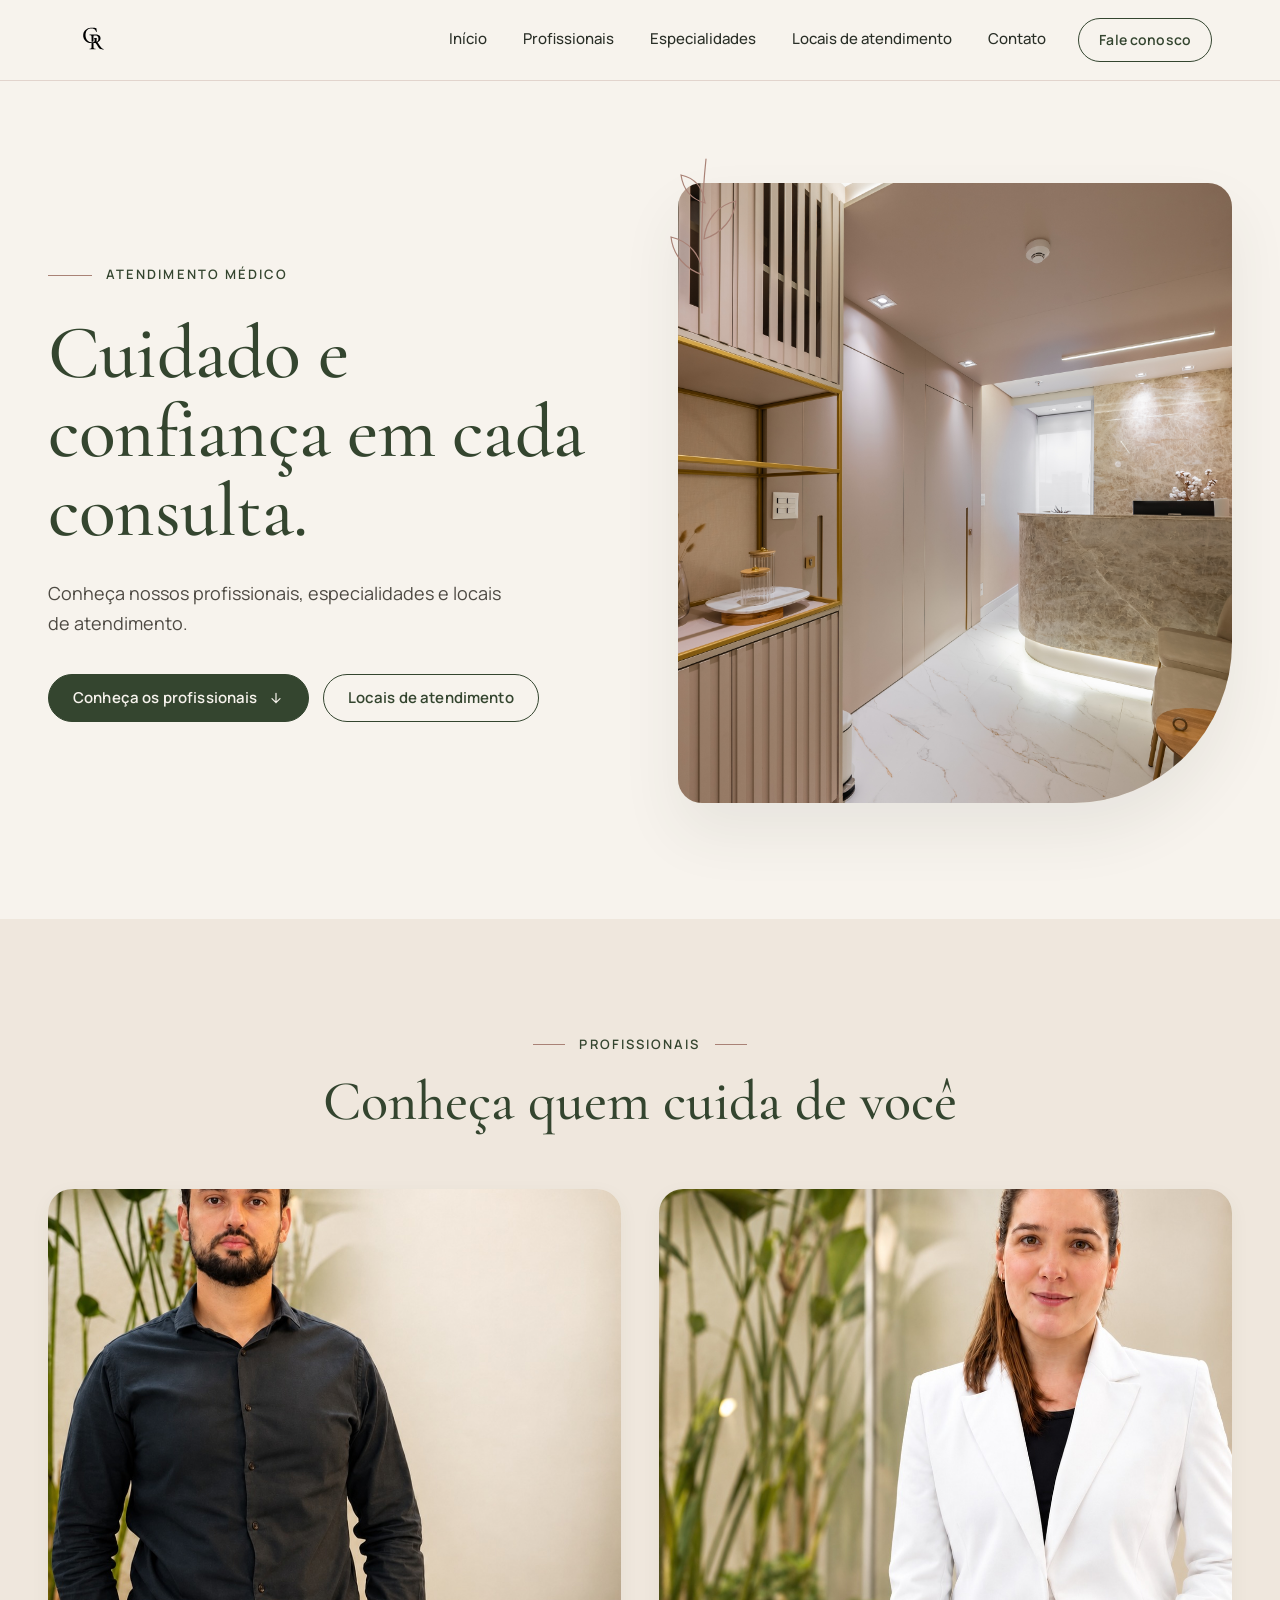
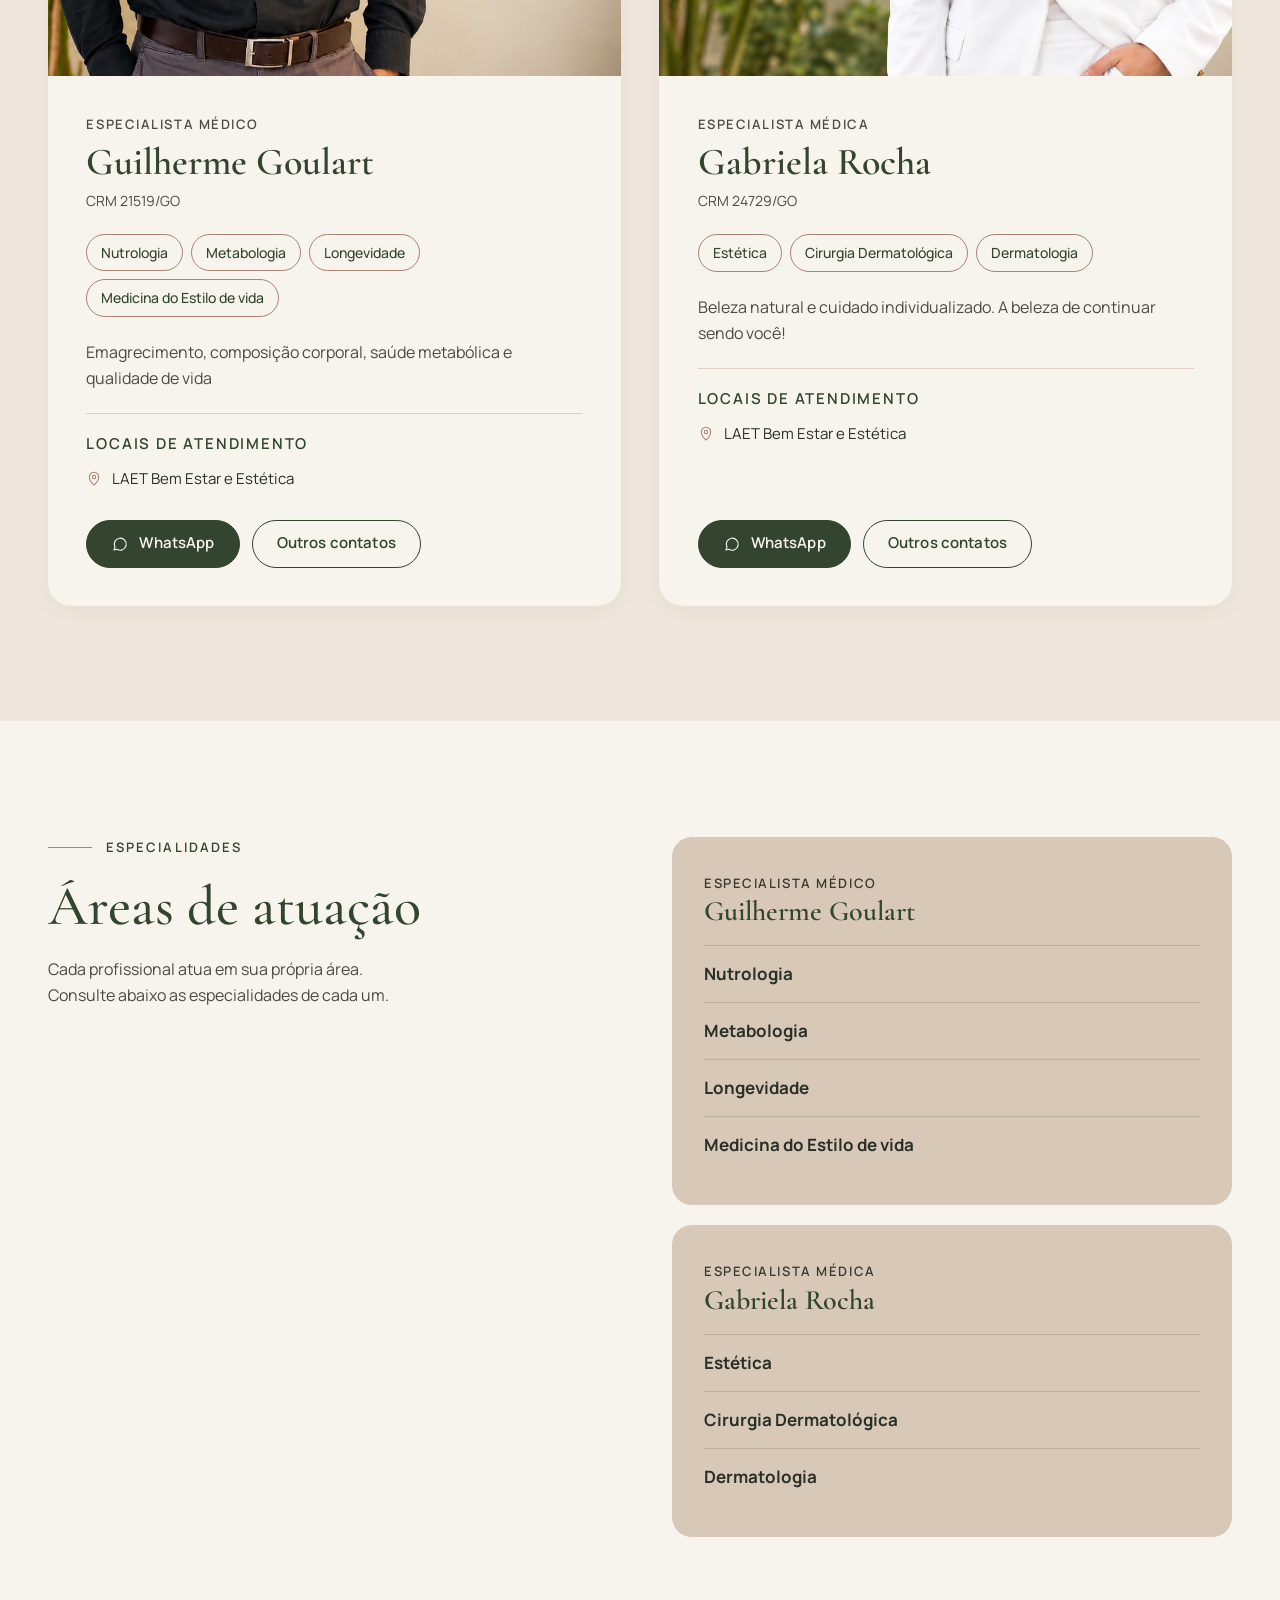
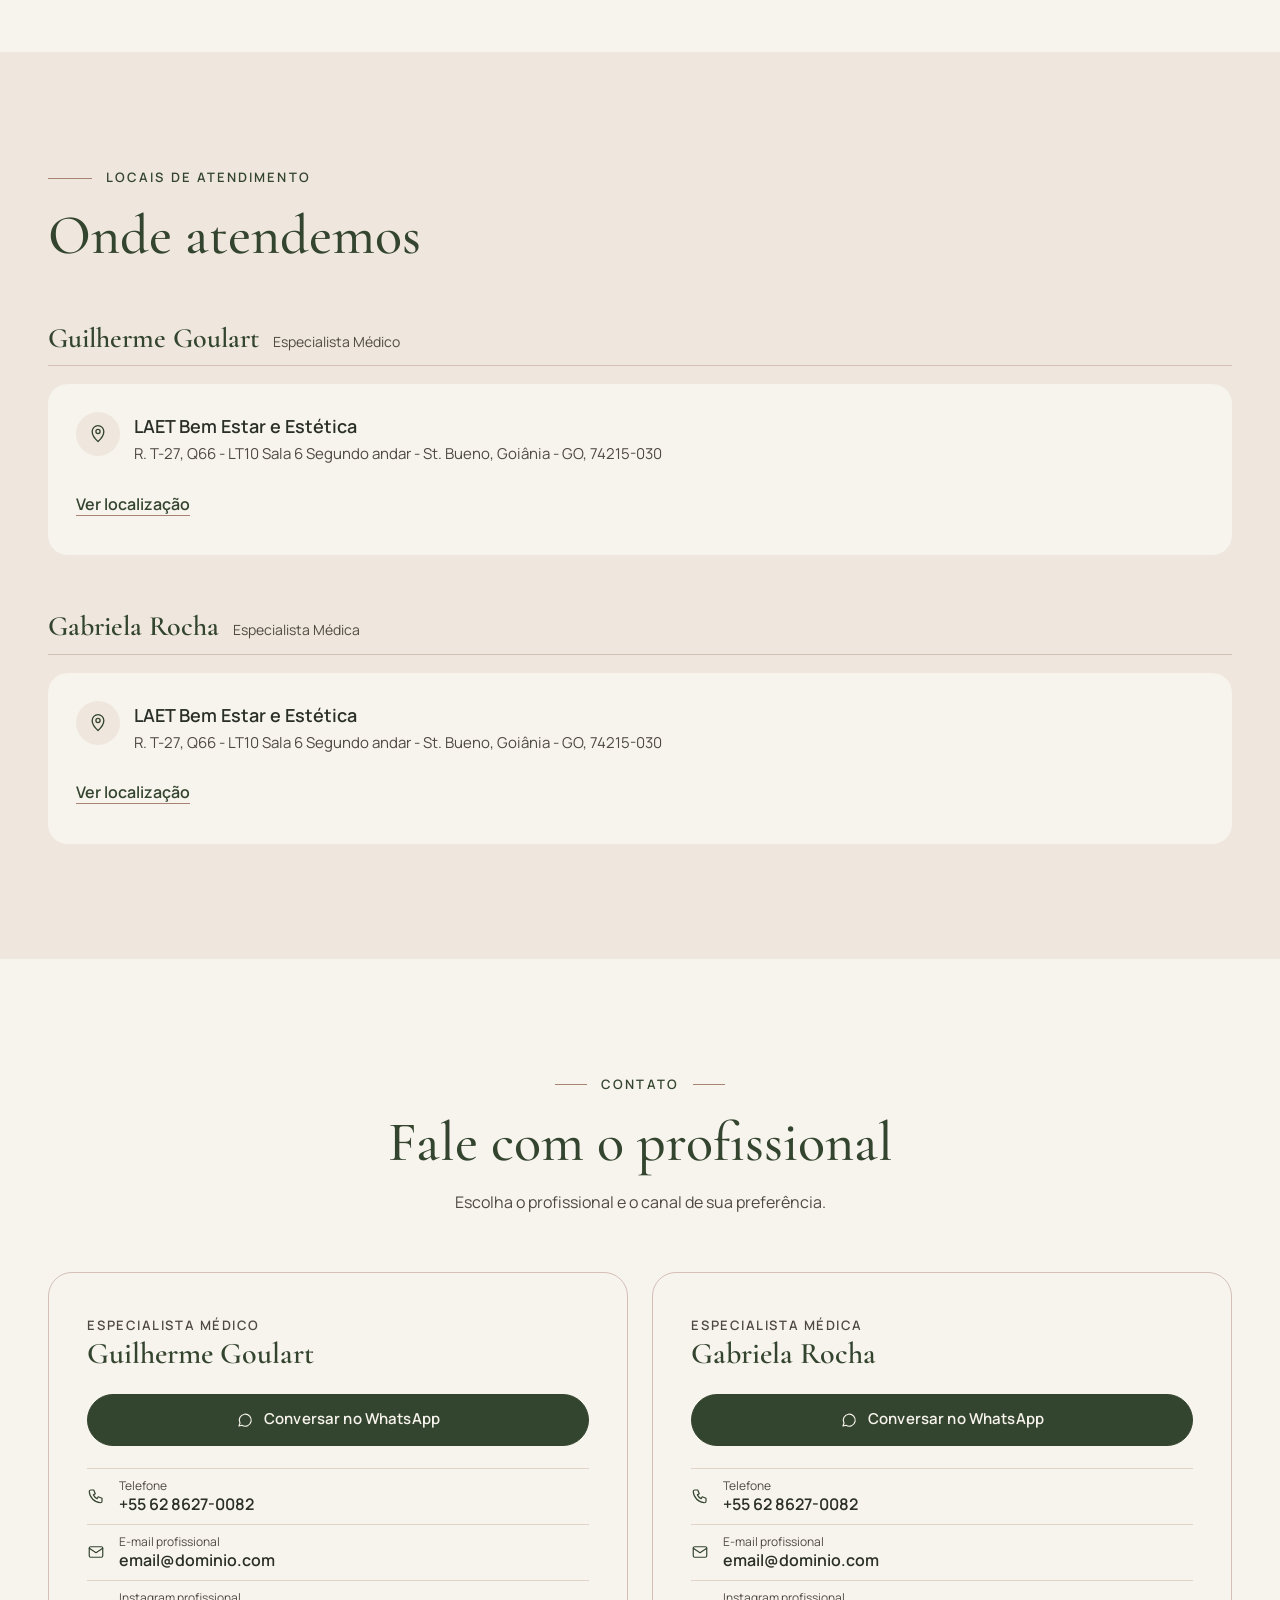
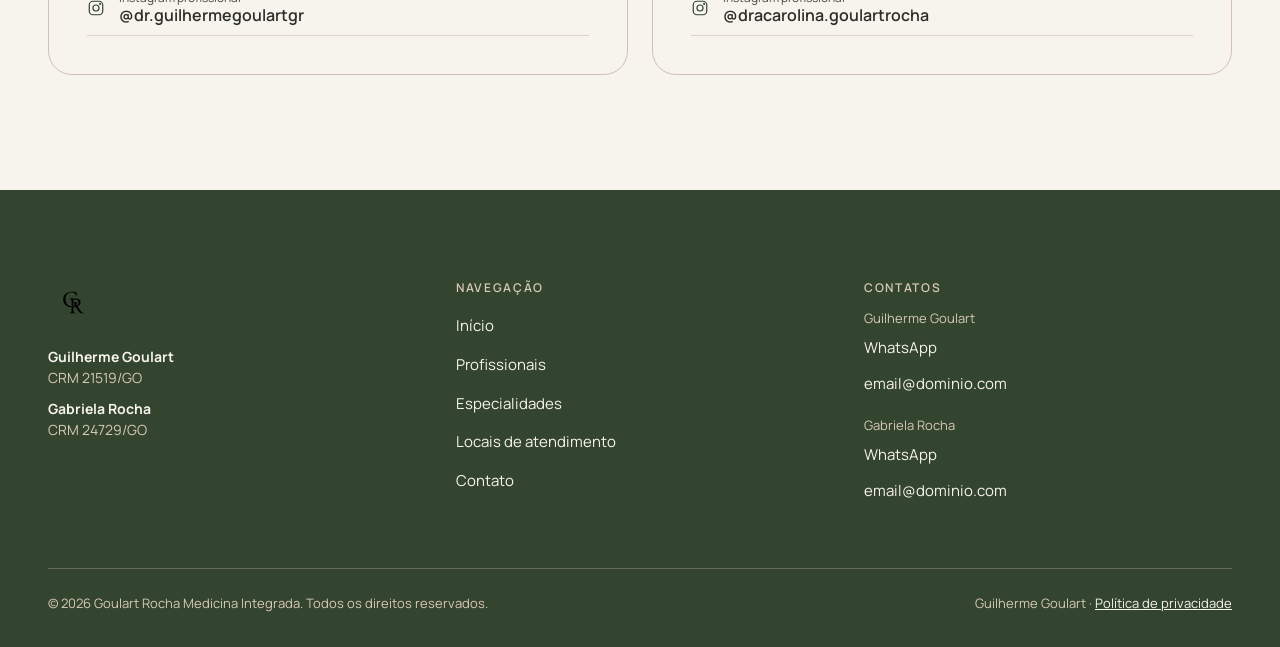
<file: site/index.html>
<!doctype html>
<html lang="pt-BR">
<head>
  <meta charset="utf-8">
  <meta name="viewport" content="width=device-width, initial-scale=1">
  <title> Goulart Rocha Medicina Integrada — Profissionais, especialidades e locais de atendimento</title>
  <meta name="description" content="Conheça nossos profissionais, especialidades e locais de atendimento.">
  <meta name="theme-color" content="#34452F">
  <link rel="preconnect" href="https://fonts.googleapis.com">
  <link rel="preconnect" href="https://fonts.gstatic.com" crossorigin>
  <link href="https://fonts.googleapis.com/css2?family=Cormorant+Garamond:wght@500;600&family=Manrope:wght@400;500;600&display=swap" rel="stylesheet">
  <link rel="stylesheet" href="assets/css/styles.css">
</head>
<body>
  <a class="skip-link" href="#conteudo">Pular para o conteúdo</a>

  <!-- A — Cabeçalho -->
  <header class="header">
    <div class="container header__inner">
      <a class="header__logo" href="#inicio" aria-label="Início" data-logo></a>
      <nav class="nav" aria-label="Navegação principal">
        <a class="nav__link" href="#inicio">Início</a>
        <a class="nav__link" href="#profissionais">Profissionais</a>
        <a class="nav__link" href="#especialidades">Especialidades</a>
        <a class="nav__link" href="#locais">Locais de atendimento</a>
        <a class="nav__link" href="#contato">Contato</a>
        <a class="btn btn--contorno btn--sm" href="contato.html">Fale conosco</a>
      </nav>
      <button class="nav-toggle" type="button" aria-label="Abrir menu" aria-expanded="false" aria-controls="menu-mobile">
        <svg width="20" height="20" viewBox="0 0 24 24" fill="none" stroke="currentColor" stroke-width="1.6" stroke-linecap="round" aria-hidden="true"><path d="M4 7h16M4 12h16M4 17h16"/></svg>
      </button>
    </div>
    <nav class="nav-mobile" id="menu-mobile" aria-label="Navegação principal (celular)">
      <a class="nav__link" href="#inicio">Início</a>
      <a class="nav__link" href="#profissionais">Profissionais</a>
      <a class="nav__link" href="#especialidades">Especialidades</a>
      <a class="nav__link" href="#locais">Locais de atendimento</a>
      <a class="nav__link" href="#contato">Contato</a>
      <a class="btn btn--primario" href="contato.html">Fale conosco</a>
    </nav>
  </header>

  <main id="conteudo">
    <!-- B — Apresentação principal -->
    <section class="hero" id="inicio">
      <div class="container hero__grid">
        <div class="hero__texto">
          <span class="eyebrow">Atendimento médico</span>
          <h1 class="hero__titulo">Cuidado e confiança em cada consulta.</h1>
          <p class="hero__sub">Conheça nossos profissionais, especialidades e locais de atendimento.</p>
          <div class="hero__acoes">
            <a class="btn btn--primario" href="#profissionais">Conheça os profissionais
              <svg width="16" height="16" viewBox="0 0 24 24" fill="none" stroke="currentColor" stroke-width="1.8" stroke-linecap="round" stroke-linejoin="round" aria-hidden="true"><path d="M12 5v14M6 13l6 6 6-6"/></svg>
            </a>
            <a class="btn btn--contorno" href="#locais">Locais de atendimento</a>
          </div>
        </div>
        <div class="hero__media">

          <div id="hero-foto"></div>
          <svg class="hero__ramo" aria-hidden="true" width="120" height="160" viewBox="0 0 120 160" fill="none" stroke="#A98276" stroke-width="1.2" stroke-linecap="round"><path d="M60 158C60 110 58 60 64 4"/><path d="M61 120c-18-6-30-20-32-38 18 4 30 18 32 38z"/><path d="M62 84c18-6 30-20 32-38-18 4-30 18-32 38z"/><path d="M63 48c-14-4-22-14-24-28 14 3 22 13 24 28z"/></svg>
        </div>
      </div>
    </section>

    <!-- C — Perfis dos profissionais -->
    <section class="section section--bege" id="profissionais">
      <div class="container">
        <div class="section-head section-head--centro">
          <span class="eyebrow eyebrow--centro">Profissionais</span>
          <h2 class="section-title">Conheça quem cuida de você</h2>
        </div>
        <div class="perfis" id="lista-perfis"></div>
      </div>
    </section>

    <!-- D — Especialidades -->
    <section class="section" id="especialidades">
      <div class="container esp__grid">
        <div class="esp__intro">
          <span class="eyebrow">Especialidades</span>
          <h2 class="section-title">Áreas de atuação</h2>
          <p class="section-lead">Cada profissional atua em sua própria área. Consulte abaixo as especialidades de cada um.</p>
        </div>
        <div class="esp__cards" id="lista-especialidades"></div>
      </div>
    </section>

    <!-- E — Locais de atendimento -->
    <section class="section section--bege" id="locais">
      <div class="container">
        <div class="section-head">
          <span class="eyebrow">Locais de atendimento</span>
          <h2 class="section-title">Onde atendemos</h2>
        </div>
        <div id="lista-locais"></div>
      </div>
    </section>

    <!-- F — Contato -->
    <section class="section" id="contato">
      <div class="container">
        <div class="section-head section-head--centro">
          <span class="eyebrow eyebrow--centro">Contato</span>
          <h2 class="section-title">Fale com o profissional</h2>
          <p class="section-lead">Escolha o profissional e o canal de sua preferência.</p>
        </div>
        <div class="contatos" id="lista-contatos"></div>
      </div>
    </section>
  </main>

  <!-- G — Rodapé -->
  <footer class="footer">
    <div class="container">
      <div class="footer__grid">
        <div class="footer__col footer__col--marca">
          <div data-logo-claro></div>
          <div id="footer-profissionais" class="footer__col" style="gap:10px"></div>
        </div>
        <nav class="footer__col" aria-label="Navegação do rodapé">
          <span class="footer__titulo">Navegação</span>
          <a class="footer__link" href="#inicio">Início</a>
          <a class="footer__link" href="#profissionais">Profissionais</a>
          <a class="footer__link" href="#especialidades">Especialidades</a>
          <a class="footer__link" href="#locais">Locais de atendimento</a>
          <a class="footer__link" href="#contato">Contato</a>
        </nav>
        <div class="footer__col" id="footer-contatos"></div>
      </div>
      <div class="footer__base">
        <span>© <span data-ano></span> <span data-marca></span>. Todos os direitos reservados.</span>
        <span><span data-rt></span> · <a href="#" data-privacidade>Política de privacidade</a></span>
      </div>
    </div>
  </footer>

  <script src="assets/js/dados.js"></script>
  <script src="assets/js/main.js"></script>
</body>
</html>
</file>
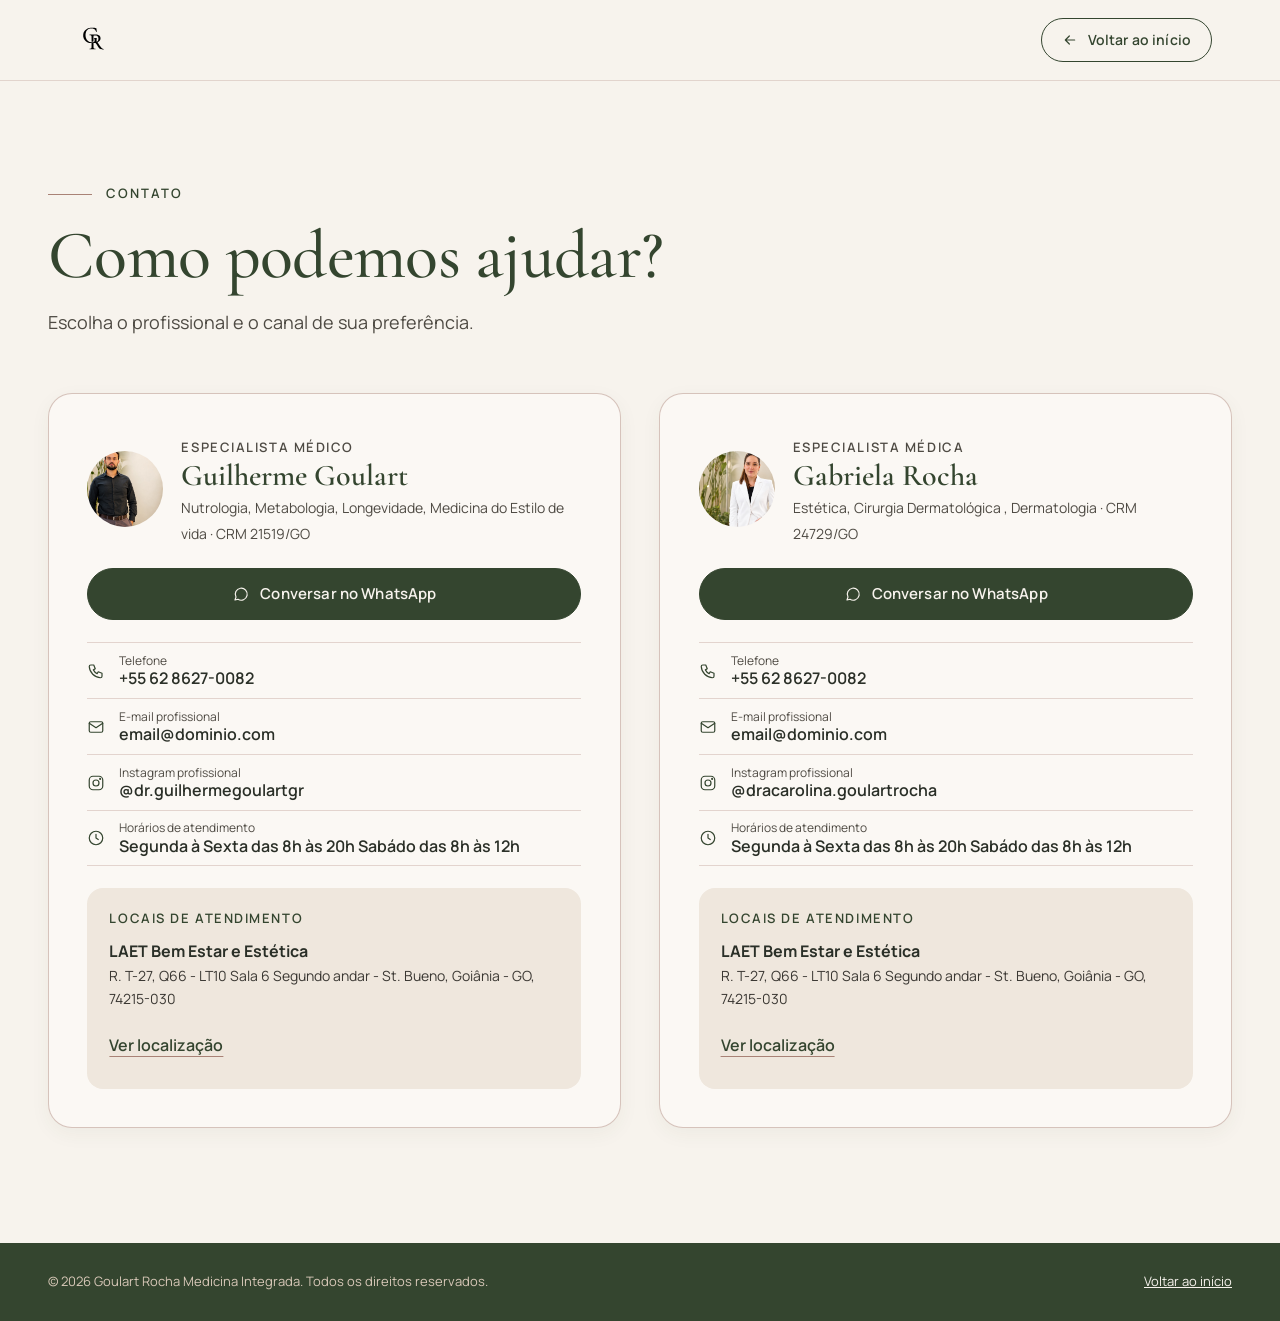
<file: site/contato.html>
<!doctype html>
<html lang="pt-BR">
<head>
  <meta charset="utf-8">
  <meta name="viewport" content="width=device-width, initial-scale=1">
  <title>Contato — [Nome da marca]</title>
  <meta name="description" content="Canais de contato e locais de atendimento dos profissionais.">
  <meta name="theme-color" content="#34452F">
  <link rel="preconnect" href="https://fonts.googleapis.com">
  <link rel="preconnect" href="https://fonts.gstatic.com" crossorigin>
  <link href="https://fonts.googleapis.com/css2?family=Cormorant+Garamond:wght@500;600&family=Manrope:wght@400;500;600&display=swap" rel="stylesheet">
  <link rel="stylesheet" href="assets/css/styles.css">
</head>
<body>
  <a class="skip-link" href="#conteudo">Pular para o conteúdo</a>

  <header class="header" style="position: static">
    <div class="container header__inner" style="flex-wrap: wrap">
      <a class="header__logo" href="index.html" aria-label="Voltar à página inicial" data-logo></a>
      <a class="btn btn--contorno btn--sm" href="index.html">
        <svg width="16" height="16" viewBox="0 0 24 24" fill="none" stroke="currentColor" stroke-width="1.8" stroke-linecap="round" stroke-linejoin="round" aria-hidden="true"><path d="M19 12H5M11 6l-6 6 6 6"/></svg>
        Voltar ao início
      </a>
    </div>
  </header>

  <main id="conteudo" class="hero">
    <div class="container">
      <div class="section-head" style="max-width: 640px">
        <span class="eyebrow">Contato</span>
        <h1 class="hero__titulo" style="font-size: clamp(42px, 5.4vw, 68px)">Como podemos ajudar?</h1>
        <p class="hero__sub">Escolha o profissional e o canal de sua preferência.</p>
      </div>
      <div class="perfis" id="contato-pagina"></div>
    </div>
  </main>

  <footer class="footer footer--simples">
    <div class="container footer__base" style="border-top: 0; padding-top: 0">
      <span>© <span data-ano></span> <span data-marca></span>. Todos os direitos reservados.</span>
      <a href="index.html">Voltar ao início</a>
    </div>
  </footer>

  <script src="assets/js/dados.js"></script>
  <script src="assets/js/main.js"></script>
</body>
</html>
</file>
<file: site/assets/css/styles.css>
/* ============ Tokens ============ */
:root {
  --offwhite: #F7F3ED;
  --bege: #D8C8B8;
  --bege-claro: #EFE7DD;
  --oliva: #34452F;
  --oliva-escuro: #26331F;
  --rose: #A98276;
  --tinta: #2A2F27;
  --tinta-suave: #4E4A43;
  --tinta-bege: #3B3833;
  --linha: rgba(169, 130, 118, .35);
  --serif: 'Cormorant Garamond', Georgia, 'Times New Roman', serif;
  --sans: 'Manrope', system-ui, -apple-system, 'Segoe UI', sans-serif;
  --container: 1240px;
  --pad-x: clamp(20px, 5vw, 48px);
  --pad-y: clamp(72px, 9vw, 128px);
}

*, *::before, *::after { box-sizing: border-box; }
html { scroll-behavior: smooth; scroll-padding-top: 88px; }
body {
  margin: 0;
  background: var(--offwhite);
  color: var(--tinta);
  font-family: var(--sans);
  font-size: 16px;
  line-height: 1.65;
  -webkit-font-smoothing: antialiased;
}
img { max-width: 100%; display: block; }
a { color: var(--oliva); }
a:hover { color: #1F2A1C; }
a:focus-visible, button:focus-visible { outline: 2px solid var(--oliva); outline-offset: 3px; border-radius: 8px; }
h1, h2, h3 { font-family: var(--serif); color: var(--oliva); margin: 0; font-weight: 500; line-height: 1.1; }
p { margin: 0; }

.skip-link { position: absolute; left: -999px; top: 8px; background: var(--oliva); color: var(--offwhite); padding: 10px 16px; border-radius: 8px; z-index: 100; }
.skip-link:focus { left: 8px; color: var(--offwhite); }

.container { max-width: var(--container); margin: 0 auto; }
.section { padding: var(--pad-y) var(--pad-x); }
.section--bege { background: var(--bege-claro); }

/* ============ Elementos comuns ============ */
.eyebrow { display: flex; align-items: center; gap: 14px; font-size: 13px; font-weight: 600; letter-spacing: .16em; text-transform: uppercase; color: var(--oliva); }
.eyebrow::before { content: ''; width: 44px; height: 1px; background: var(--rose); }
.eyebrow--centro { justify-content: center; }
.eyebrow--centro::before, .eyebrow--centro::after { content: ''; width: 32px; height: 1px; background: var(--rose); }
.section-head { display: flex; flex-direction: column; gap: 16px; margin-bottom: clamp(36px, 5vw, 56px); }
.section-head--centro { align-items: center; text-align: center; }
.section-title { font-size: clamp(36px, 4.4vw, 56px); }
.section-lead { color: var(--tinta-suave); max-width: 480px; }

.btn { display: inline-flex; align-items: center; justify-content: center; gap: 10px; min-height: 48px; padding: 0 24px; border-radius: 999px; font-family: var(--sans); font-size: 15px; font-weight: 600; letter-spacing: .01em; text-decoration: none; cursor: pointer; transition: background-color .2s, color .2s, box-shadow .2s, border-color .2s; }
.btn svg { flex: none; }
.btn--primario { background: var(--oliva); color: var(--offwhite); border: 1px solid var(--oliva); }
.btn--primario:hover { background: var(--oliva-escuro); color: var(--offwhite); box-shadow: 0 8px 24px rgba(52, 69, 47, .18); }
.btn--contorno { background: transparent; color: var(--oliva); border: 1px solid var(--oliva); }
.btn--contorno:hover { background: var(--oliva); color: var(--offwhite); }
.btn--sm { min-height: 44px; padding: 0 20px; font-size: 14px; }
.btn--lg { min-height: 52px; }

.textlink { color: var(--oliva); font-weight: 600; text-decoration: underline; text-decoration-color: var(--rose); text-underline-offset: 5px; display: inline-block; padding: 10px 0; }
.textlink:hover { text-decoration-color: var(--oliva); }

.foto { background-color: #E6DACC; background-image: repeating-linear-gradient(90deg, rgba(255,255,255,.18) 0 1px, transparent 1px 4px), repeating-linear-gradient(0deg, rgba(52,69,47,.04) 0 1px, transparent 1px 5px); position: relative; overflow: hidden; }
.foto img { width: 100%; height: 100%; object-fit: cover; }
.foto__etiqueta { position: absolute; left: 22px; bottom: 22px; background: rgba(247, 243, 237, .92); border-radius: 999px; padding: 8px 16px; font-size: 13px; font-weight: 600; color: var(--tinta-suave); }

.logo-ph { width: 168px; height: 52px; border: 1px dashed var(--rose); border-radius: 10px; display: flex; align-items: center; justify-content: center; font-size: 12px; font-weight: 600; letter-spacing: .08em; color: var(--tinta-suave); }
.logo-img { height: 52px; width: auto; }

/* ============ Cabeçalho ============ */
.header { position: sticky; top: 0; z-index: 50; background: rgba(247, 243, 237, .94); backdrop-filter: blur(8px); -webkit-backdrop-filter: blur(8px); border-bottom: 1px solid rgba(169, 130, 118, .28); }
.header__inner { display: flex; align-items: center; justify-content: space-between; gap: 24px; padding: 14px var(--pad-x); }
.header__logo { text-decoration: none; display: flex; align-items: center; }
.nav { display: flex; align-items: center; gap: 28px; font-size: 15px; font-weight: 500; }
.nav__link { text-decoration: none; color: var(--tinta); padding: 10px 4px; border-bottom: 1px solid transparent; transition: border-color .2s, color .2s; }
.nav__link:hover { color: var(--oliva); border-bottom-color: var(--rose); }
.nav-toggle { display: none; width: 48px; height: 48px; align-items: center; justify-content: center; border: 1px solid var(--oliva); border-radius: 999px; background: transparent; color: var(--oliva); cursor: pointer; }
.nav-mobile { display: none; flex-direction: column; gap: 4px; padding: 8px var(--pad-x) 24px; border-top: 1px solid rgba(169, 130, 118, .28); font-size: 17px; font-weight: 500; }
.nav-mobile .nav__link { padding: 12px 0; }
.nav-mobile .btn { margin-top: 12px; }

@media (max-width: 920px) {
  .nav { display: none; }
  .nav-toggle { display: inline-flex; }
  .nav-mobile.is-open { display: flex; }
}

/* ============ Hero ============ */
.hero { padding: clamp(56px, 8vw, 112px) var(--pad-x) clamp(72px, 9vw, 128px); }
.hero__grid { display: grid; grid-template-columns: repeat(auto-fit, minmax(min(100%, 440px), 1fr)); gap: clamp(40px, 6vw, 88px); align-items: center; }
.hero__texto { display: flex; flex-direction: column; gap: 28px; }
.hero__titulo { font-size: clamp(44px, 6vw, 76px); line-height: 1.04; letter-spacing: -.01em; }
.hero__sub { font-size: 18px; color: var(--tinta-suave); max-width: 460px; }
.hero__acoes { display: flex; flex-wrap: wrap; gap: 14px; margin-top: 8px; }
.hero__media { position: relative; }
.hero__foto { aspect-ratio: 4 / 5; max-height: 620px; width: 100%; border-radius: 24px 24px 160px 24px; box-shadow: 0 30px 60px rgba(52, 69, 47, .08); }
.hero__ramo { position: absolute; left: -36px; top: -28px; pointer-events: none; }

/* ============ Perfis ============ */
.perfis { display: grid; grid-template-columns: repeat(auto-fit, minmax(min(100%, 460px), 1fr)); gap: clamp(24px, 3vw, 40px); }
.perfil { background: var(--offwhite); border-radius: 24px; overflow: hidden; display: flex; flex-direction: column; box-shadow: 0 6px 20px rgba(52, 69, 47, .05); transition: box-shadow .25s; }
.perfil:hover { box-shadow: 0 18px 40px rgba(52, 69, 47, .10); }
.perfil__foto { aspect-ratio: 4 / 3.4; }
.perfil__corpo { padding: clamp(24px, 3vw, 40px); display: flex; flex-direction: column; gap: 22px; flex: 1; }
.perfil__cab { display: flex; flex-direction: column; gap: 6px; }
.rotulo { font-size: 13px; font-weight: 600; letter-spacing: .12em; text-transform: uppercase; color: var(--tinta-suave); }
.perfil__nome { font-weight: 600; font-size: clamp(30px, 3vw, 38px); }
.perfil__crm { font-size: 14px; color: var(--tinta-suave); }
.chips { display: flex; flex-wrap: wrap; gap: 8px; list-style: none; margin: 0; padding: 0; }
.chip { border: 1px solid var(--rose); border-radius: 999px; padding: 6px 14px; font-size: 14px; font-weight: 500; color: var(--oliva); }
.perfil__bio { color: var(--tinta-suave); }
.perfil__locais { border-top: 1px solid var(--linha); padding-top: 18px; display: flex; flex-direction: column; gap: 10px; list-style: none; margin: 0; padding-left: 0; }
.perfil__locais li { display: flex; align-items: center; gap: 10px; font-size: 15px; }
.perfil__locais-titulo { font-size: 13px; font-weight: 600; letter-spacing: .12em; text-transform: uppercase; color: var(--oliva); }
.perfil__acoes { display: flex; flex-wrap: wrap; gap: 12px; margin-top: auto; padding-top: 6px; }

/* ============ Especialidades ============ */
.esp__grid { display: grid; grid-template-columns: repeat(auto-fit, minmax(min(100%, 340px), 1fr)); gap: clamp(32px, 5vw, 72px); align-items: start; }
.esp__intro { display: flex; flex-direction: column; gap: 18px; }
.esp__intro .section-lead { max-width: 380px; }
.esp__cards { display: grid; grid-template-columns: repeat(auto-fit, minmax(min(100%, 280px), 1fr)); gap: 20px; }
.esp__card { background: var(--bege); border-radius: 20px; padding: 32px; display: flex; flex-direction: column; gap: 18px; }
.esp__card .rotulo { color: var(--tinta-bege); }
.esp__nome-prof { font-family: var(--serif); font-weight: 600; font-size: 28px; line-height: 1.15; color: var(--oliva); }
.esp__lista { list-style: none; margin: 0; padding: 0; }
.esp__lista li { padding: 14px 0; border-top: 1px solid rgba(52, 69, 47, .18); display: flex; flex-direction: column; gap: 2px; }
.esp__lista strong { font-size: 17px; color: var(--tinta); }
.esp__lista span { font-size: 14px; color: var(--tinta-bege); }

/* ============ Locais ============ */
.locais__grupo { display: flex; flex-direction: column; gap: 18px; }
.locais__grupo + .locais__grupo { margin-top: clamp(36px, 5vw, 56px); }
.locais__cab { display: flex; align-items: baseline; flex-wrap: wrap; gap: 14px; border-bottom: 1px solid rgba(169, 130, 118, .4); padding-bottom: 12px; }
.locais__cab h3 { font-weight: 600; font-size: 28px; }
.locais__cab span { font-size: 14px; color: var(--tinta-suave); }
.locais__grid { display: grid; grid-template-columns: repeat(auto-fit, minmax(min(100%, 320px), 1fr)); gap: 20px; }
.local { background: var(--offwhite); border-radius: 20px; padding: 28px; display: flex; flex-direction: column; gap: 14px; transition: box-shadow .25s; }
.local:hover { box-shadow: 0 18px 40px rgba(52, 69, 47, .10); }
.local__topo { display: flex; align-items: flex-start; gap: 14px; }
.local__icone { flex: none; width: 44px; height: 44px; border-radius: 999px; background: var(--bege-claro); display: flex; align-items: center; justify-content: center; }
.local__nome { font-size: 18px; font-weight: 600; }
.local__end { font-size: 15px; color: var(--tinta-suave); }
.local .textlink { align-self: flex-start; }

/* ============ Contato ============ */
.contatos { display: grid; grid-template-columns: repeat(auto-fit, minmax(min(100%, 420px), 1fr)); gap: 24px; }
.contato { border: 1px solid rgba(169, 130, 118, .45); border-radius: 24px; padding: clamp(24px, 3vw, 40px); display: flex; flex-direction: column; gap: 22px; }
.contato__nome { font-family: var(--serif); font-weight: 600; font-size: 30px; line-height: 1.15; color: var(--oliva); }
.canais { display: flex; flex-direction: column; }
.canal { display: flex; align-items: center; gap: 14px; min-height: 56px; border-top: 1px solid rgba(169, 130, 118, .3); text-decoration: none; color: var(--tinta); transition: background-color .2s; }
.canal:last-child { border-bottom: 1px solid rgba(169, 130, 118, .3); }
a.canal:hover { background: rgba(216, 200, 184, .25); color: var(--tinta); }
.canal__txt { display: flex; flex-direction: column; line-height: 1.3; }
.canal__txt small { font-size: 12px; color: var(--tinta-suave); }
.canal__txt strong { font-weight: 600; }

/* Página de contato */
.contato-pg__cab { display: flex; align-items: center; gap: 18px; }
.contato-pg__avatar { flex: none; width: 76px; height: 76px; border-radius: 999px; }
.contato-pg__card { background: #FBF8F4; box-shadow: 0 6px 20px rgba(52, 69, 47, .05); }
.contato-pg__locais { background: var(--bege-claro); border-radius: 16px; padding: 20px 22px; display: flex; flex-direction: column; gap: 8px; }
.contato-pg__local { display: flex; justify-content: space-between; align-items: center; flex-wrap: wrap; gap: 12px; }
.contato-pg__local span { display: block; font-size: 14px; color: var(--tinta-bege); }

/* ============ Rodapé ============ */
.footer { background: var(--oliva); color: var(--offwhite); padding: clamp(56px, 7vw, 88px) var(--pad-x) 32px; }
.footer__grid { display: grid; grid-template-columns: repeat(auto-fit, minmax(min(100%, 220px), 1fr)); gap: 40px; margin-bottom: 48px; }
.footer__col { display: flex; flex-direction: column; gap: 2px; font-size: 15px; }
.footer__col--marca { gap: 16px; }
.footer__titulo { font-size: 12px; font-weight: 600; letter-spacing: .14em; text-transform: uppercase; color: var(--bege); margin-bottom: 8px; }
.footer .logo-ph { border-color: var(--bege); color: var(--bege); }
.footer__prof { font-size: 14px; line-height: 1.5; }
.footer__prof span { display: block; color: var(--bege); }
.footer__link { color: var(--offwhite); text-decoration: none; padding: 6px 0; display: inline-block; }
.footer__link:hover { color: var(--bege); text-decoration: underline; text-underline-offset: 4px; }
.footer__grupo { display: flex; flex-direction: column; margin-bottom: 10px; }
.footer__grupo > span { font-size: 13px; color: var(--bege); }
.footer__base { border-top: 1px solid rgba(216, 200, 184, .3); padding-top: 24px; display: flex; flex-wrap: wrap; justify-content: space-between; gap: 16px; font-size: 13px; color: var(--bege); }
.footer__base a { color: var(--offwhite); }
.footer a:focus-visible { outline-color: var(--offwhite); }
.footer--simples { padding: 28px var(--pad-x); }

@media (prefers-reduced-motion: reduce) {
  html { scroll-behavior: auto; }
  * { transition: none !important; }
}
</file>
